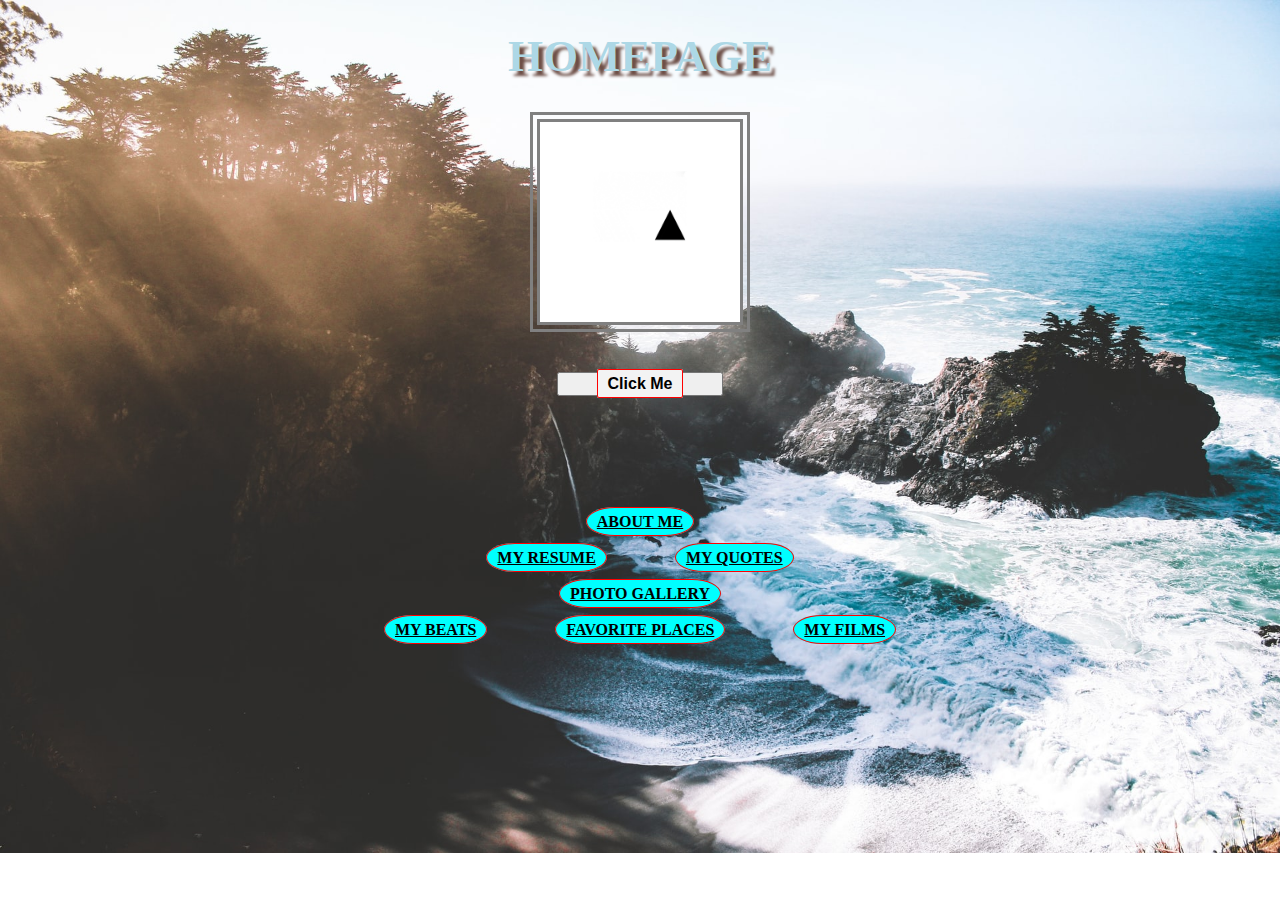
<file: index.html>
<!DOCTYPE html> 
<html lang="en">
<head>
    <meta charset="utf-8">
    <title>Landing Page</title>
    <style type="text/css"> 

    </style>
</head>
<body style="background: url(IMAGES/background.jpg); font-family: cursive; background-size: cover; background-repeat: no-repeat;">

    <link rel="stylesheet" href="landing_pagedesign.css"/>
    <!--CADELINA , MARK ANTHONY C.-->
    <!--19 MARCH, 2021-->

	<div class="overlay">

	<h1 class="glow">HOMEPAGE</h1>

	<center><img src="IMAGES/karp.gif" alt="Marky" width="200" height="200"style="border: 10px double grey"/></center>

	<BR><BR>


	<div style="text-align:center">
	<button onclick="myFunction()"><a>Click Me</a></button>

	<p id="intro"></p>

	<script>
	function myFunction() {
  		document.getElementById("intro").innerHTML = "HI! WELCOME! I'm Mark Anthony Cadelina majoring in Computer Science.<br> And this is my homepage.<br>I have a passion for designing, learning, and all things academic.<br>I believe in working smart instead of working hard, in one way by applying deeper CS theory to optimize the stuff I make."
	}	
	</script>

	<BR><BR><BR><BR>

	<div style="text-align:center">


	<a class="oval" href="BIO/CADELINA_ABOUTME_CSAD.html" title="BIO" target="newWin" >ABOUT ME</a>

	<BR><BR>

	<a class="oval" href="RESUME/CADELINA_RESUME_CSAD.html" title="RESUME" target="newWin">MY RESUME</a>
	<a class="oval" href="QUOTES/Cadelina_Quotes_CSAD.html" title="FAVORITE QUOTES" target="newWin">MY QUOTES</a>

	<BR><BR>
	<a class="oval" href="Photo Gallery/Cadelina_PhotoGallery_CSAD.html" title="gallery" target="newWin">PHOTO GALLERY</a>

	
	<BR><BR>
	<a class="oval" href="AUDIO/CADELINA_Audio_CSAD.html" title="AUDIO" target="newWin">MY BEATS</a>
		
	<a class="oval" href="FAVORITE PLACES/HTML/Cadelina_PLACES_CSAD.html" title="places" target="newWin">FAVORITE PLACES</a>
	
	<a class="oval" href="FILM/CADELINA_MEDIA_CSAD.html" title="FILM" target="newWin">MY FILMS</a>


	<BR><BR><BR><BR>

	</div>

</body>
</html>
</file>
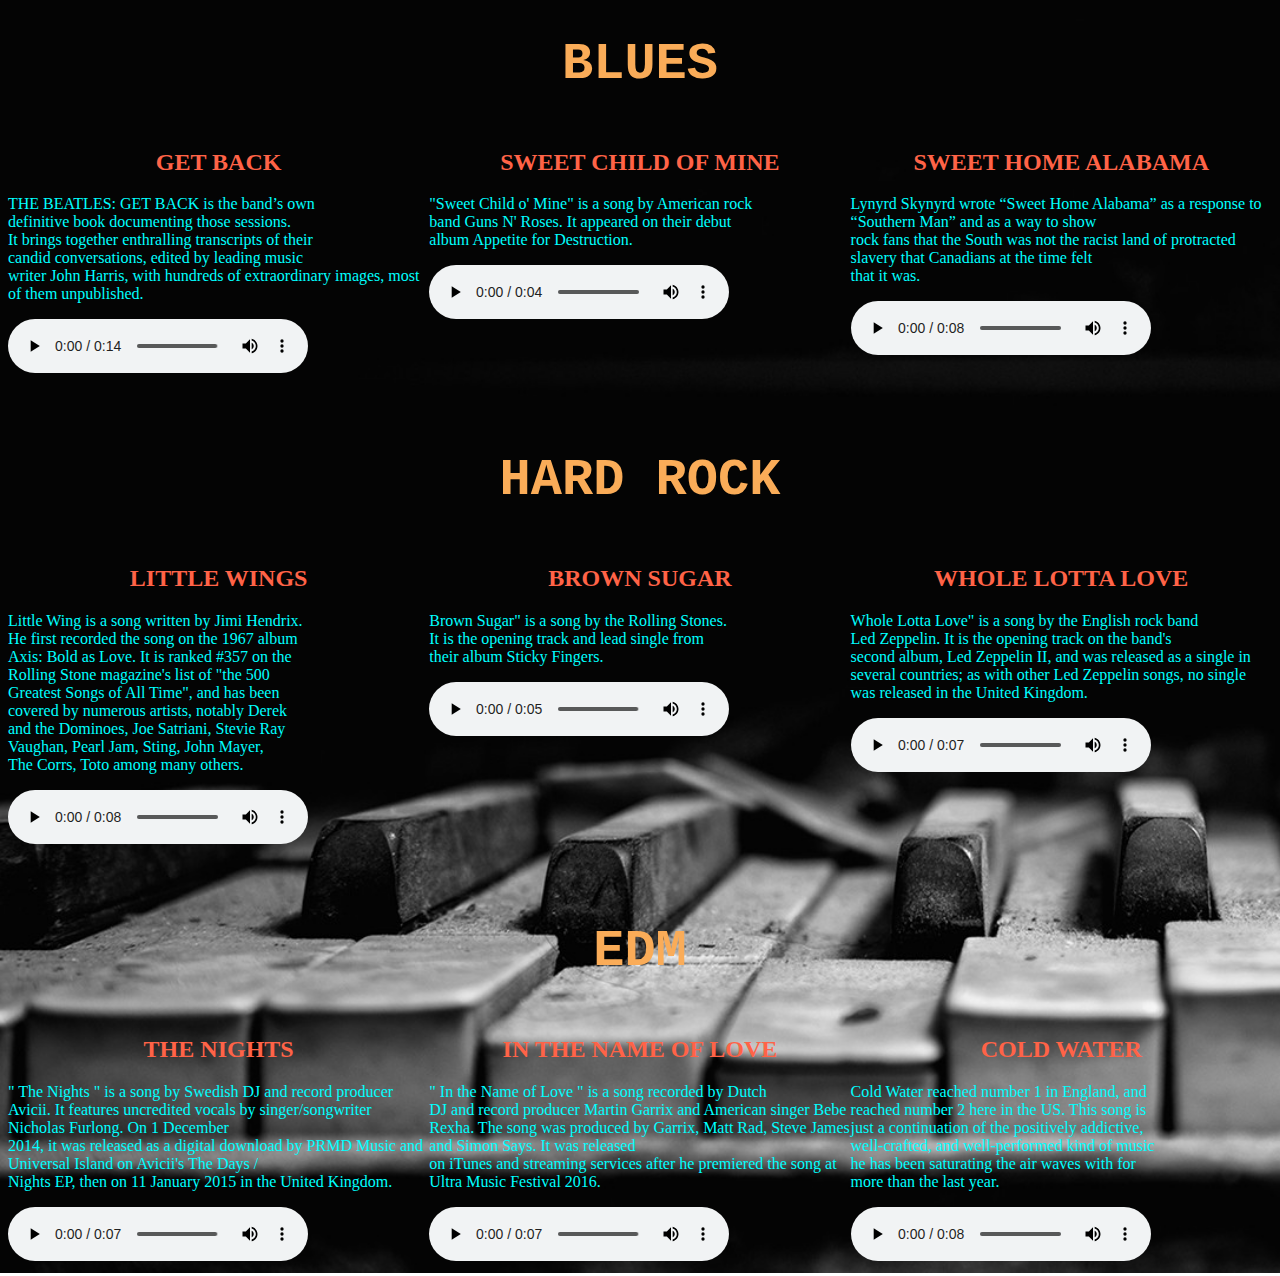
<file: AUDIO/CADELINA_Audio_CSAD.html>
<!DOCTYPE html> 
<html lang="en">
<head>
    <meta charset="utf-8">
    <title>MY BEATS</title>
    <style type="text/css">
    
    </style>
</head>
<div class="row">
<body style="background: url(../IMAGES/audio.jpg); background-size: cover; background-repeat: repeat;">

    <link rel="stylesheet" href="CADELINA_AudioDesign_CSAD.css"/>
    <!--CADELNA, MARK ANTHONY C.-->
    <!--19 March, 2021-->

    <h1>BLUES</h1>

    <div class="column left">
    <h2>GET BACK</h2> 

    <p>THE BEATLES: GET BACK is the band’s own <br>definitive book documenting those sessions.<br>It brings together enthralling transcripts of their<br> candid conversations, edited by leading music<br> writer John Harris, with hundreds of extraordinary images, most of them unpublished.</p> 
    <audio controls>
  		<source src="TRACK/beatle.mp3" type="audio/mpeg">
	</audio>
	</div>

	<div class="column middle">
	<h2>SWEET CHILD OF MINE</h2>

	<p>"Sweet Child o' Mine" is a song by American rock<br> band Guns N' Roses. It appeared on their debut<br> album Appetite for Destruction.</p>

	<audio controls>
  		<source src="TRACK/guns.mp3" type="audio/mpeg">
	</audio>
	</div>

	<div class="column right">
	<h2>SWEET HOME ALABAMA</h2>

	<p>Lynyrd Skynyrd wrote “Sweet Home Alabama” as a response to “Southern Man” and as a way to show<br>rock fans that the South was not the racist land of protracted slavery that Canadians at the time felt<br>that it was.</p>
	<audio controls>
  		<source src="TRACK/alabama.mp3" type="audio/mpeg">
	</audio>
	</div>

	<BR><BR><BR><BR><BR><BR><BR><BR><BR><BR><BR><BR><BR><BR><BR><BR>
	
	<h1>HARD ROCK</h1>

	<div class="column left">
	<h2>LITTLE WINGS</h2> 

        <p>Little Wing is a song written by Jimi Hendrix.<br> He first recorded the song on the 1967 album <br>Axis: Bold as Love. It is ranked #357 on the <br>Rolling Stone magazine's list of "the 500<br> Greatest Songs of All Time", and has been <br>covered by numerous artists, notably Derek<br> and the Dominoes, Joe Satriani, Stevie Ray <br>Vaughan, Pearl Jam, Sting, John Mayer, <br>The Corrs, Toto among many others.</p> 

    <audio controls>
  		<source src="TRACK/jimi.mp3" type="audio/mpeg">
	</audio>
	</div>

	<div class="column middle">
	<h2>BROWN SUGAR</h2>

	<p>Brown Sugar" is a song by the Rolling Stones. <br>It is the opening track and lead single from <br>their album Sticky Fingers.</p>

	<audio controls>
  		<source src="TRACK/stone.mp3" type="audio/mpeg">
	</audio>
	</div>

	<div class="column right">
	<h2>WHOLE LOTTA LOVE</h2>

	<p>Whole Lotta Love" is a song by the English rock band<br> Led Zeppelin. It is the opening track on the band's <br>second album, Led Zeppelin II, and was released as a single in several countries; as with other Led Zeppelin songs, no single was released in the United Kingdom.</p>
	<audio controls>
  		<source src="TRACK/zeppelin.mp3" type="audio/mpeg">
	</audio>
	</div>


	<BR><BR><BR><BR><BR><BR><BR><BR><BR><BR><BR><BR><BR><BR><BR><BR><BR><BR><BR>



	<h1>EDM</h1>

	<div class="column left">
	<h2>THE NIGHTS</h2> 

        <p>" The Nights " is a song by Swedish DJ and record producer Avicii. It features uncredited vocals by singer/songwriter Nicholas Furlong. On 1 December <br>2014, it was released as a digital download by PRMD Music and Universal Island on Avicii's The Days /<br> Nights EP, then on 11 January 2015 in the United Kingdom.</p> 
        <audio controls>
  	      <source src="TRACK/avicii.mp3" type="audio/mpeg">
	</audio>
	</div>

	<div class="column middle">
	<h2>IN THE NAME OF LOVE</h2>

	<p>" In the Name of Love " is a song recorded by Dutch<br> DJ and record producer Martin Garrix and American singer Bebe Rexha. The song was produced by Garrix, Matt Rad, Steve James and Simon Says. It was released<br> on iTunes and streaming services after he premiered the song at Ultra Music Festival 2016.</p>
	<audio controls>
  	     <source src="TRACK/garrix.mp3" type="audio/mpeg">
	</audio>
	</div>

	<div class="column right">
	<h2>COLD WATER</h2>

 	<p>Cold Water reached number 1 in England, and<br>reached number 2 here in the US. This song is<br> just a continuation of the positively addictive,<br> well-crafted, and well-performed kind of music<br>he has been saturating the air waves with for<br> more than the last year.</p>
	<audio controls>
            <source src="TRACK/justin.mp3" type="audio/mpeg">
	</audio>
	</div>

</body>
</html>
</file>
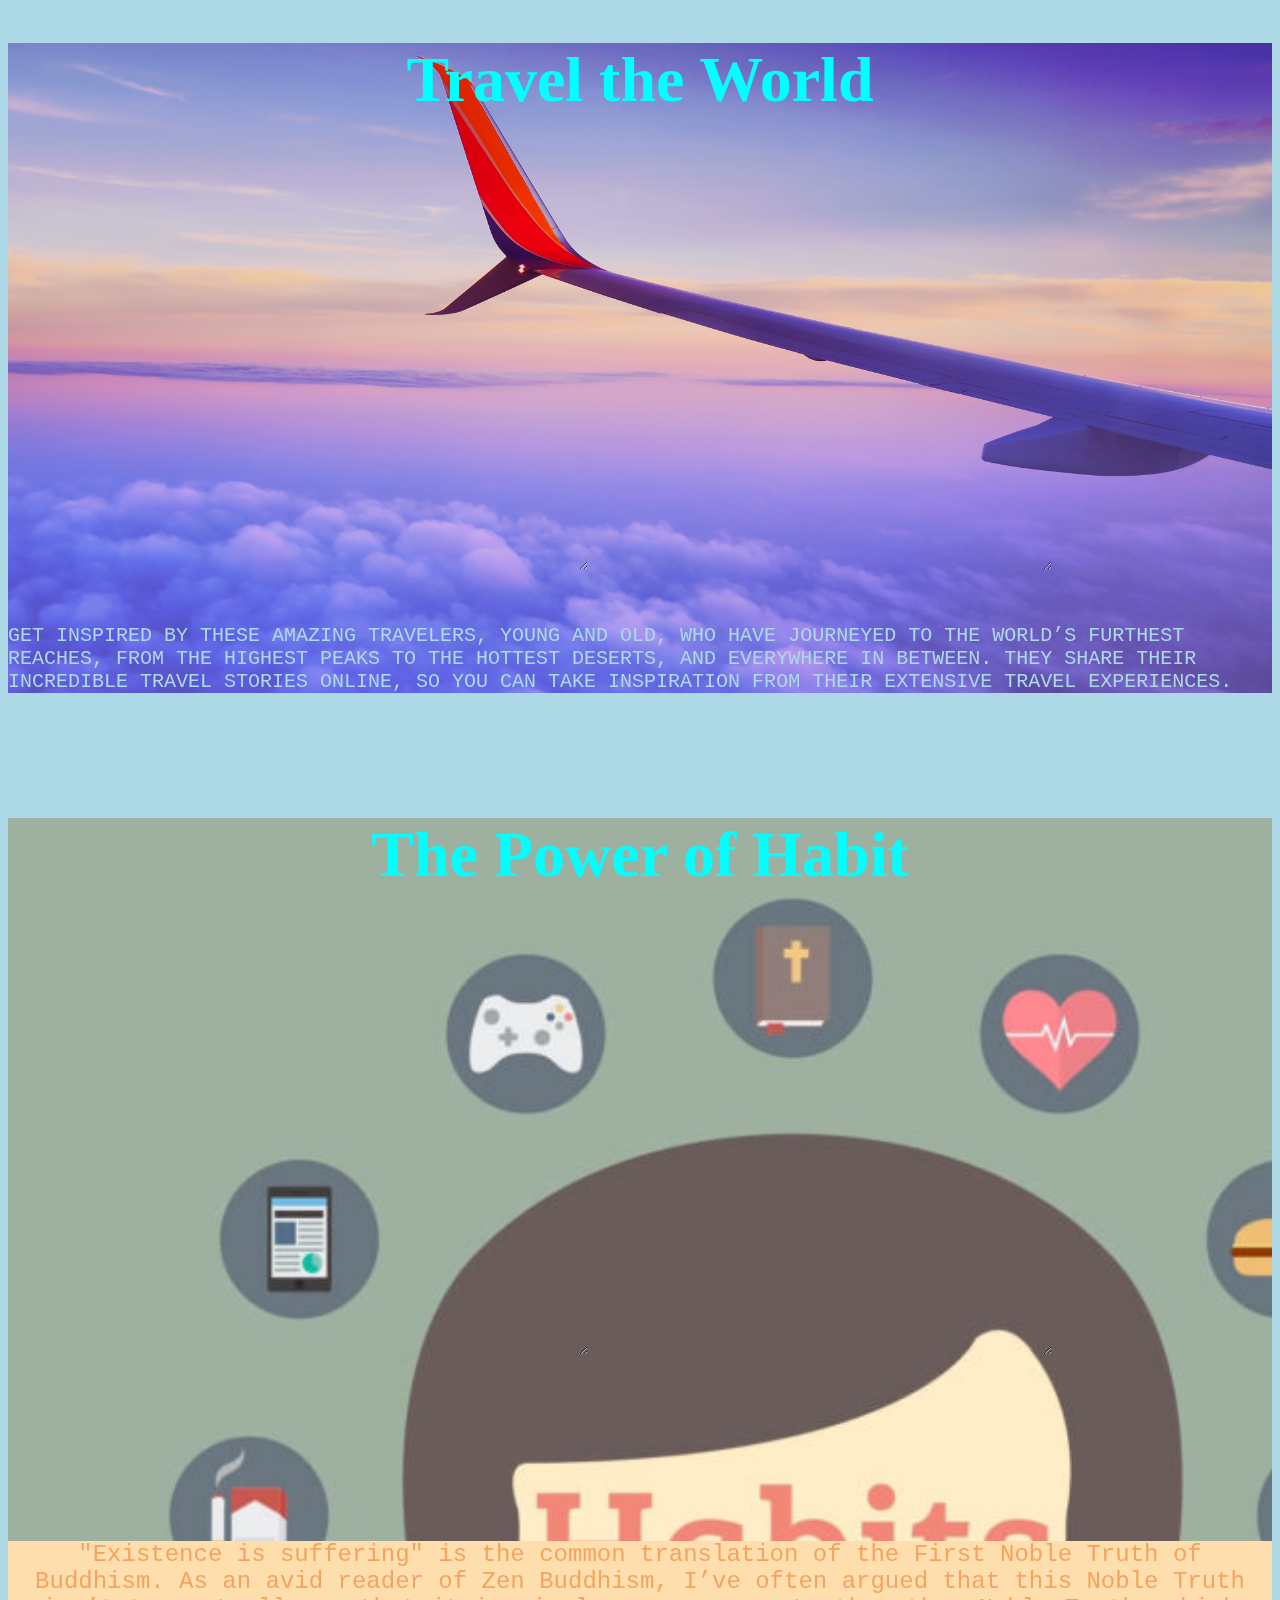
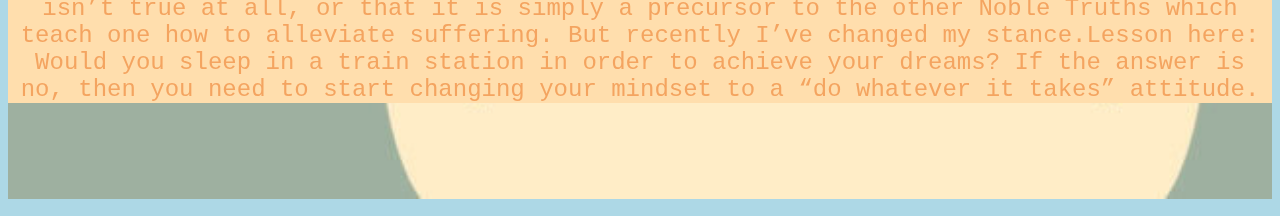
<file: FILM/CADELINA_MEDIA_CSAD.html>
<!DOCTYPE html> 
<html lang="en">
<head>
    <meta charset="utf-8">
    <title>MY FILMS</title>
	<style type="text/css">

#example1 {
  background-position: right bottom, left top;
 

#example2 {
  background-position: right bottom, left top;

    </style>
</head>
<body style="background-color: lightblue";>

<div id="example1" style="background: url(../IMAGES/travel.jpg); background-size: cover; background-repeat:no-repeat;">
	

	<link rel="stylesheet" href="CADELINA_MEDIADESIGN_CSAD.css"/>
    <!--CADELINA, MARK ANTHONY C.-->
    <!--19 MARCH, 2021-->

	<h1>Travel the World</h1>
	
	
	<center><iframe width="360" height="360" src="https://www.youtube.com/embed/HddkucqSzSM" title="YouTube video player" frameborder="0" allow="accelerometer; autoplay; clipboard-write; encrypted-media; gyroscope; picture-in-picture" allowfullscreen></iframe>
	
	
	<iframe width="360" height="360" src="https://www.youtube.com/embed/6-DiOyxCQQI" title="YouTube video player" frameborder="0" allow="accelerometer; autoplay; clipboard-write; encrypted-media; gyroscope; picture-in-picture" allowfullscreen></iframe></center>

	<a>GET INSPIRED BY THESE AMAZING TRAVELERS, YOUNG AND OLD, WHO HAVE JOURNEYED TO THE WORLD’S FURTHEST REACHES, FROM THE HIGHEST PEAKS TO THE HOTTEST DESERTS, AND EVERYWHERE IN BETWEEN. THEY SHARE THEIR INCREDIBLE TRAVEL STORIES ONLINE, SO YOU CAN TAKE INSPIRATION FROM THEIR EXTENSIVE TRAVEL EXPERIENCES.</a></center>
	
</div>

	<BR><BR><BR><BR>


<div id="example2" style="background: url(../IMAGES/habit.jpg); background-size: cover; background-repeat:no-repeat;">


	<h2>The Power of Habit</h2>
	
	
	<center><iframe width="360" height="360" src="https://www.youtube.com/embed/DMOBlEcRuw8" title="YouTube video player" frameborder="0" allow="accelerometer; autoplay; clipboard-write; encrypted-media; gyroscope; picture-in-picture" allowfullscreen></iframe>
	
	<iframe width="360" height="360" src="https://www.youtube.com/embed/firK4y-3bKw" title="YouTube video player" frameborder="0" allow="accelerometer; autoplay; clipboard-write; encrypted-media; gyroscope; picture-in-picture" allowfullscreen></iframe></center>

	<BR><BR><BR><BR><BR><BR>


	<p style="background-color: #ffdead;">"Existence is suffering" is the common translation of the First Noble Truth of Buddhism. As an avid reader of Zen Buddhism, I’ve often argued that this Noble Truth isn’t true at all, or that it is simply a precursor to the other Noble Truths which teach one how to alleviate suffering. But recently I’ve changed my stance.Lesson here: Would you sleep in a train station in order to achieve your dreams? If the answer is no, then you need to start changing your mindset to a “do whatever it takes” attitude.</p>


	<BR><BR><BR><BR>



</div>
	</center>

</body>
</html>
</file>
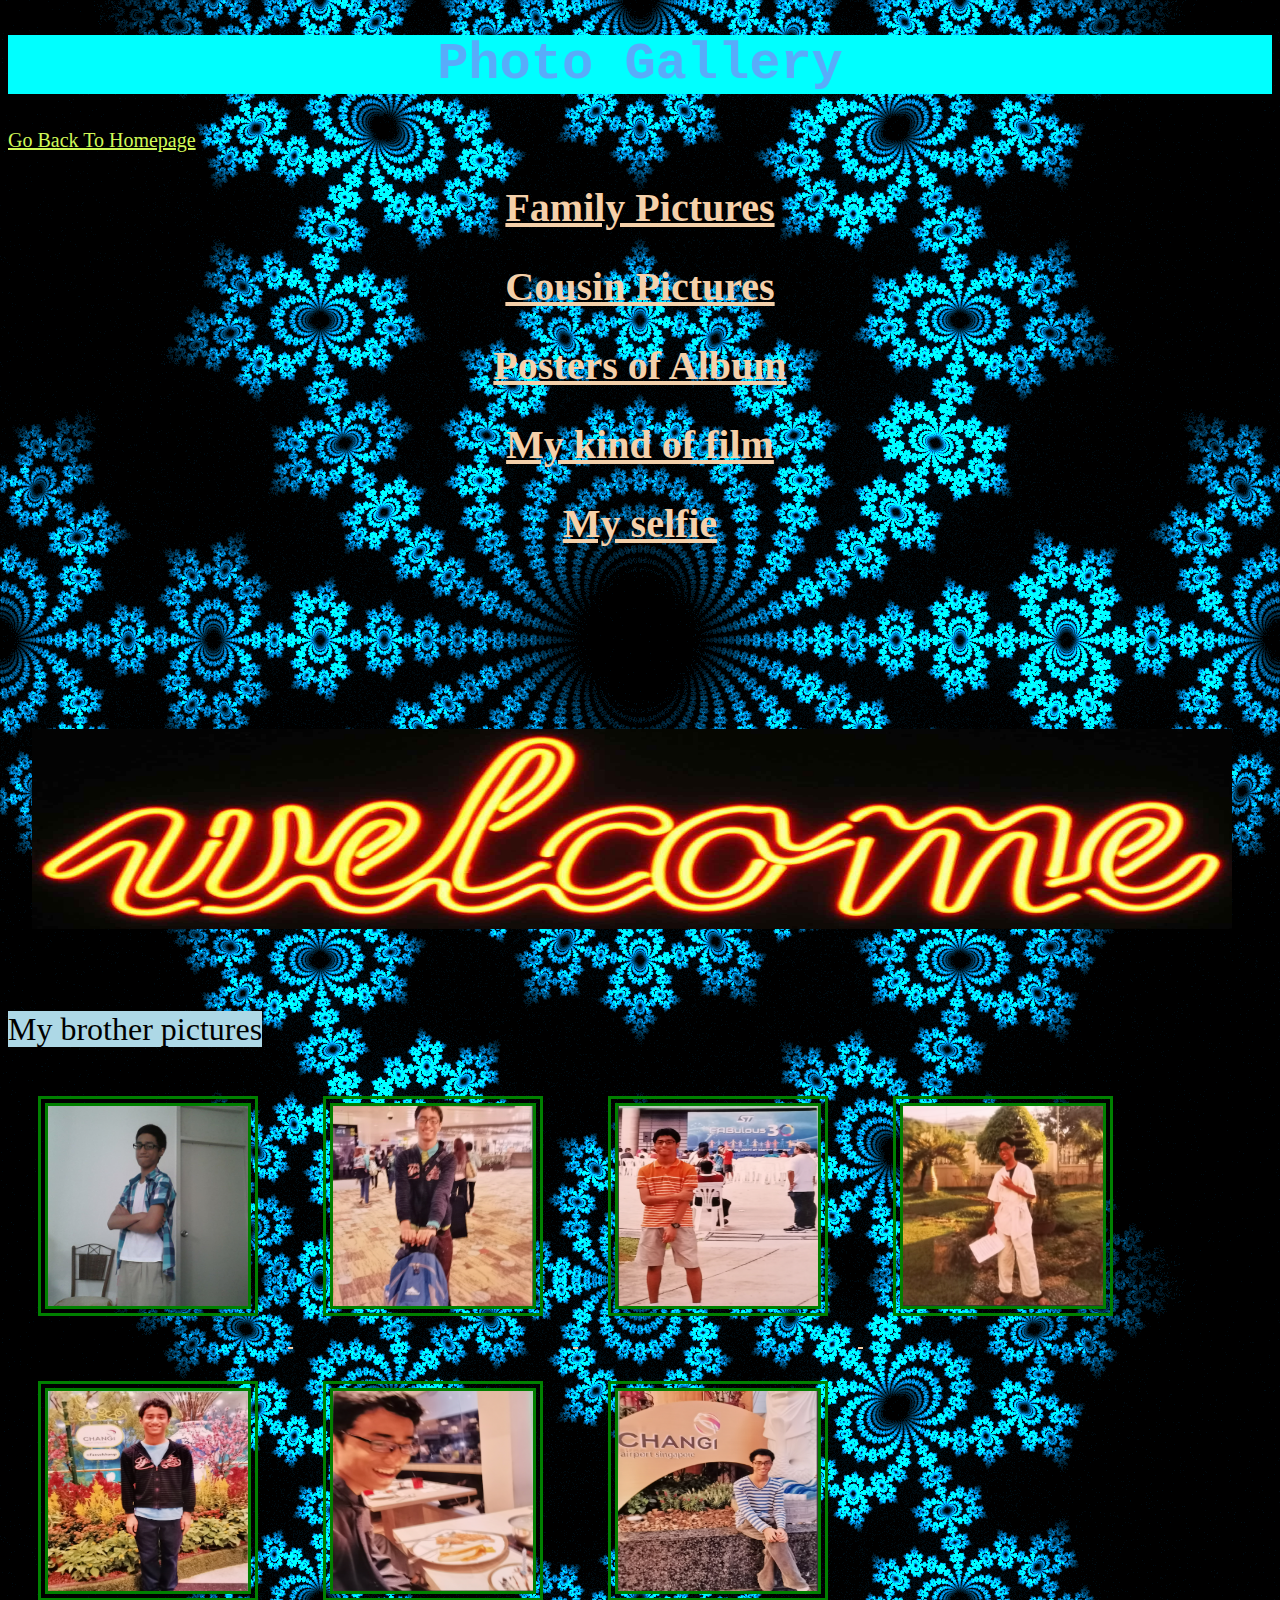
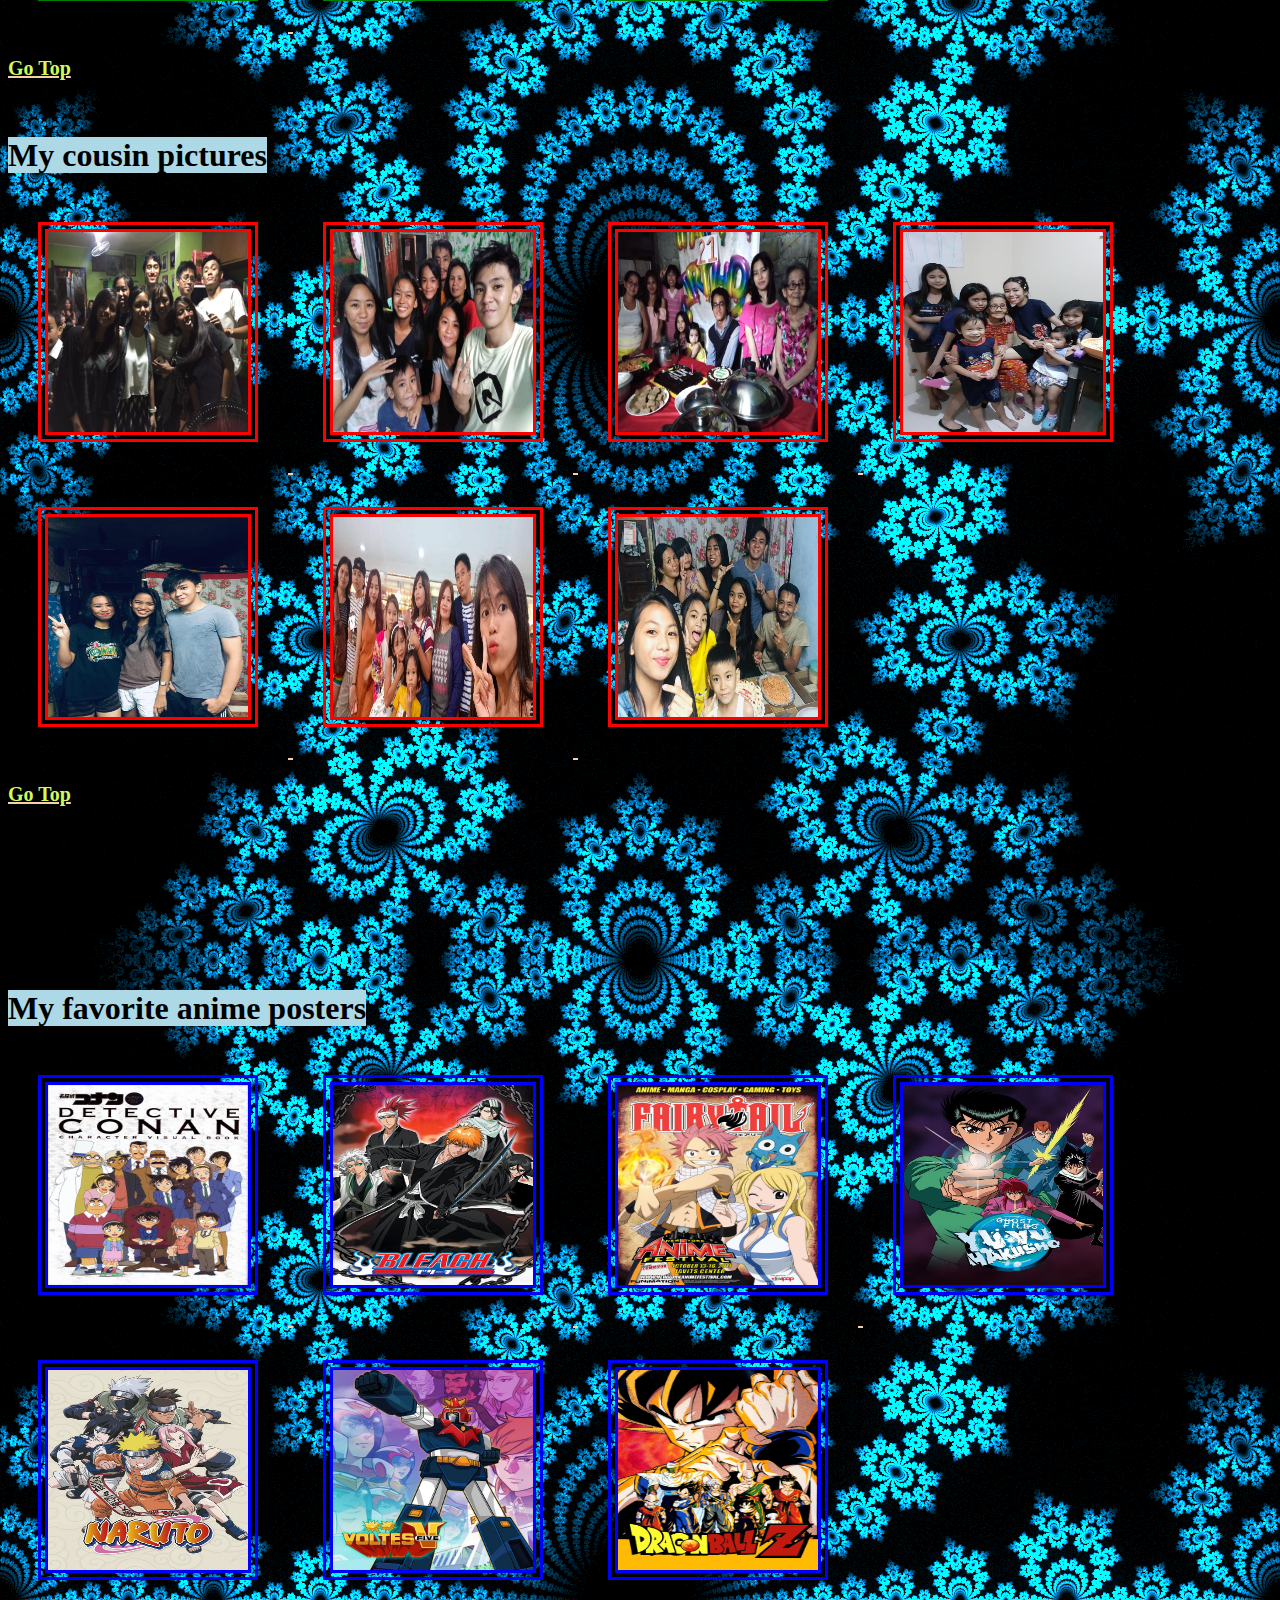
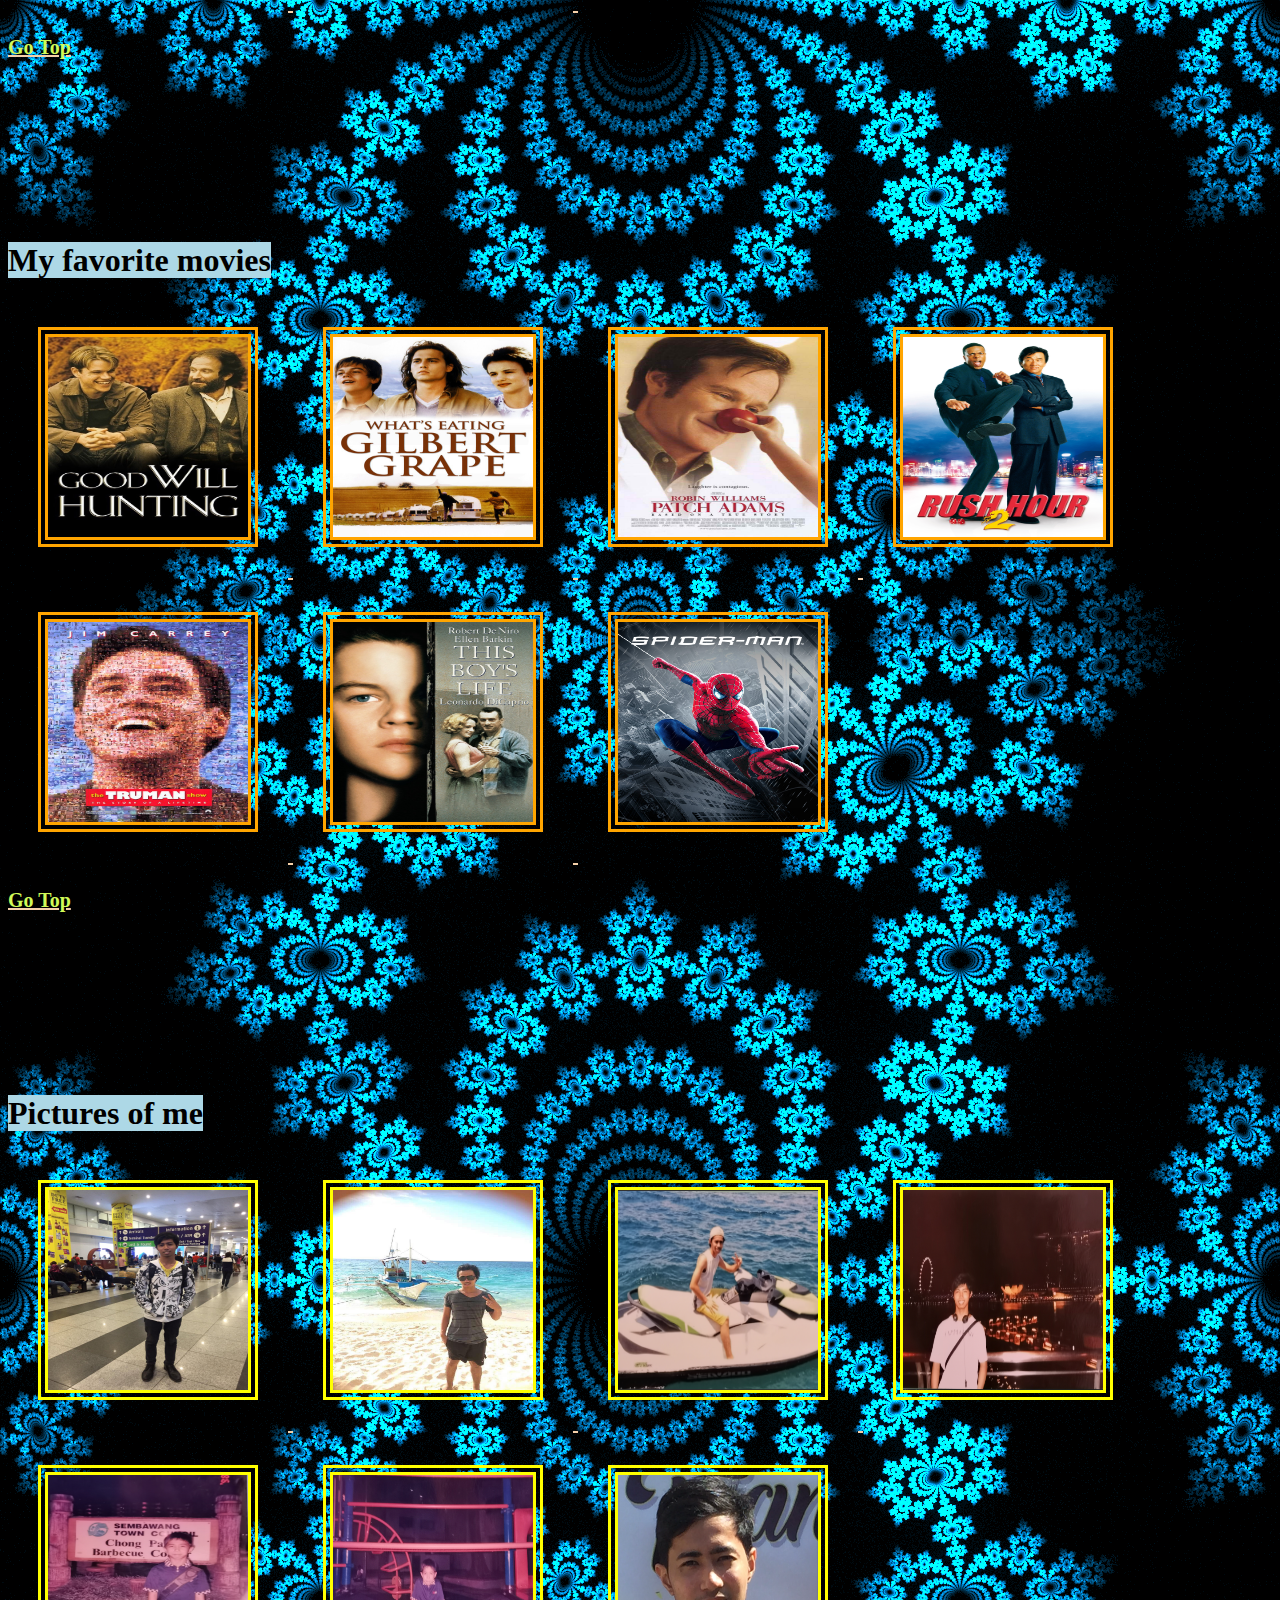
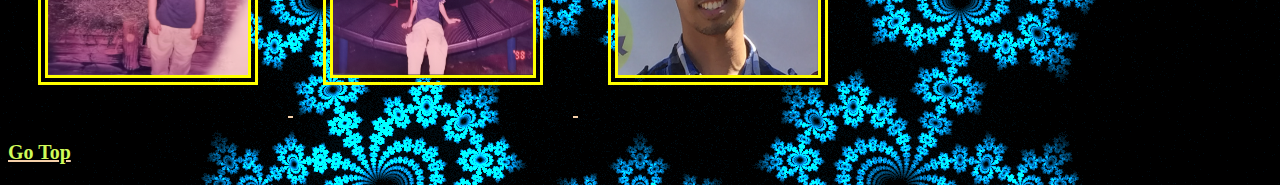
<file: Photo Gallery/Cadelina_PhotoGallery_CSAD.html>
<!DOCTYPE html> 
<html lang="en">
<head>
    <meta charset="utf-8">
    <title>Photo Gallery</title>
    <style type="text/css">


#example1 {
  background-position: right bottom, left top;
  width: 200px;

}
 
    </style>
</head>
<body id="top" style="background: url(IMAGES/BACKGROUND/sample.png); background-size: 100; background-repeat: repeat;">
    <link rel="stylesheet" href="Cadelina_PhotoGalleryDesign_CSAD.css"/>
    <!--Cadelina, Mark Anthony C.-->
    <!--1, April, 2021-->


    	<h1>Photo Gallery</h1>
	
	<a style="color: #D0FA58;" href="../index.html">Go Back To Homepage</a>

    	<h3><a href="#SIBLING" title="brother">Family Pictures</a></h3>
	<h3><a href="#COUSIN" title="cousins">Cousin Pictures</a></h3>
	<h3><a href="#POSTER" title="poster">Posters of Album</a></h3>
	<h3><a href="#FILM"  title="film">My kind of film</a></h3>
	<h3><a href="#SELFIE"  title="selfie">My selfie</a></h3>

	<BR><BR><BR><BR><BR><BR></BR>

	<div id="center">  
		<img src="IMAGES/BACKGROUND/Welcome.jpg" width="1200" height="200"/>  
	</div>  

	<BR><BR></BR>


	<span id="SIBLING">My brother pictures</span>

	<BR><BR>

	<div align="left" class="gallery">
  		<a target="newWindow" href="IMAGES/SIBLING/IMG1.jpg">
    	<img src="IMAGES/SIBLING/IMG1.jpg" style="border: 10px double green" width="200" height="200"/>
    	<a target="newWindow" href="IMAGES/SIBLING/IMG2.jpg">
    	<img src="IMAGES/SIBLING/IMG2.jpg" style="border: 10px double green" width="200" height="200"/>
    	<a target="newWindow" href="IMAGES/SIBLING/IMG3.jpg">
    	<img src="IMAGES/SIBLING/IMG3.jpg" style="border: 10px double green" width="200" height="200"/>
    	<a target="newWindow" href="IMAGES/SIBLING/IMG4.jpg">
    	<img src="IMAGES/SIBLING/IMG4.jpg" style="border: 10px double green" width="200" height="200"/>
  		</a>
  	</div>

  	<div align="left" class="gallery">
  		<a target="newWindow" href="IMAGES/SIBLING/IMG5.jpg">
    	<img src="IMAGES/SIBLING/IMG5.jpg" style="border: 10px double green" width="200" height="200"/>
    	<a target="newWindow" href="IMAGES/SIBLING/IMG6.jpg">
    	<img src="IMAGES/SIBLING/IMG6.jpg" style="border: 10px double green" width="200" height="200"/>
    	<a target="newWindow" href="IMAGES/SIBLING/IMG7.jpg">
    	<img src="IMAGES/SIBLING/IMG7.jpg" style="border: 10px double green" width="200" height="200"/>
    	</a>
  	</div>

	<h4><a href="#top"><p style="color: #D0FA58;"> Go Top</p></a><h4>

	<BR><BR>

	<span id="COUSIN">My cousin pictures</span>

	<BR><BR>

	<div align="left" class="gallery">
  		<a target="newWindow" href="IMAGES/COUSINS/IMG1.jpg">
    	<img src="IMAGES/COUSINS/IMG1.jpg" style="border: 10px double red" width="200" height="200"/>
    	<a target="newWindow" href="IMAGES/COUSINS/IMG2.jpg">
    	<img src="IMAGES/COUSINS/IMG2.jpg" style="border: 10px double red" width="200" height="200"/>
    	<a target="newWindow" href="IMAGES/COUSINS/IMG3.jpg">
    	<img src="IMAGES/COUSINS/IMG3.jpg" style="border: 10px double red" width="200" height="200"/>
    	<a target="newWindow" href="IMAGES/COUSINS/IMG4.jpg">
    	<img src="IMAGES/COUSINS/IMG4.jpg" style="border: 10px double red" width="200" height="200"/>
  		</a>
  	</div>

  	<div align="left" class="gallery">
  		<a target="newWindow" href="IMAGES/COUSINS/IMG5.jpg">
    	<img src="IMAGES/COUSINS/IMG5.jpg" style="border: 10px double red" width="200" height="200"/>
    	<a target="newWindow" href="IMAGES/COUSINS/IMG6.jpg">
    	<img src="IMAGES/COUSINS/IMG6.jpg" style="border: 10px double red" width="200" height="200"/>
    	<a target="newWindow" href="IMAGES/COUSINS/IMG7.jpg">
    	<img src="IMAGES/COUSINS/IMG7.jpg" style="border: 10px double red" width="200" height="200"/>
    	</a>
  	</div>

	<h4><a href="#top"><p style="color: #D0FA58;"> Go Top</p></a><h4>

	<BR><BR><BR><BR><BR><BR><BR><BR><BR>

	<span id="POSTER">My favorite anime posters</span>

	<BR><BR>

	<div align="left" class="gallery">
  		<a target="newWindow" href="IMAGES/POSTER/IMG1.jpg">
    	<img src="IMAGES/POSTER/IMG1.jpg" style="border: 10px double blue" width="200" height="200"/>
    	<a target="newWindow" href="IMAGES/POSTER/IMG2.jpg">
    	<img src="IMAGES/POSTER/IMG2.jpg" style="border: 10px double blue" width="200" height="200"/>
    	<a target="newWindow" href="IMAGES/POSTER/IMG3.jpg">
    	<img src="IMAGES/POSTER/IMG3.jpg" style="border: 10px double blue" width="200" height="200"/>
    	<a target="newWindow" href="IMAGES/POSTER/IMG4.jpg">
    	<img src="IMAGES/POSTER/IMG4.jpg" style="border: 10px double blue" width="200" height="200"/>
  		</a>
  	</div>

  	<div align="left" class="gallery">
  		<a target="newWindow" href="IMAGES/POSTER/IMG5.jpg">
    	<img src="IMAGES/POSTER/IMG5.jpg" style="border: 10px double blue" width="200" height="200"/>
    	<a target="newWindow" href="IMAGES/POSTER/IMG6.jpg">
    	<img src="IMAGES/POSTER/IMG6.jpg" style="border: 10px double blue" width="200" height="200"/>
    	<a target="newWindow" href="IMAGES/POSTER/IMG7.jpg">
    	<img src="IMAGES/POSTER/IMG7.jpg" style="border: 10px double blue" width="200" height="200"/>
    	</a>
  	</div>

	<h4><a href="#top"><p style="color: #D0FA58;"> Go Top</p></a><h4>

	<BR><BR><BR><BR><BR><BR><BR><BR><BR>

	<span id="FILM">My favorite movies</span>

	<BR><BR>

	<div align="left" class="gallery">
  		<a target="newWindow" href="IMAGES/FILM/IMG1.jpg">
    	<img src="IMAGES/FILM/IMG1.jpg" style="border: 10px double orange" width="200" height="200"/>
    	<a target="newWindow" href="IMAGES/FILM/IMG2.jpg">
    	<img src="IMAGES/FILM/IMG2.jpg" style="border: 10px double orange" width="200" height="200"/>
    	<a target="newWindow" href="IMAGES/FILM/IMG3.jpg">
    	<img src="IMAGES/FILM/IMG3.jpg" style="border: 10px double orange" width="200" height="200"/>
    	<a target="newWindow" href="IMAGES/FILM/IMG4.jpg">
    	<img src="IMAGES/FILM/IMG4.jpg" style="border: 10px double orange" width="200" height="200"/>
  		</a>
  	</div>

  	<div align="left" class="gallery">
  		<a target="newWindow" href="IMAGES/FILM/IMG5.jpg">
    	<img src="IMAGES/FILM/IMG5.jpg" style="border: 10px double orange" width="200" height="200"/>
    	<a target="newWindow" href="IMAGES/FILM/IMG6.jpg">
    	<img src="IMAGES/FILM/IMG6.jpg" style="border: 10px double orange" width="200" height="200"/>
    	<a target="newWindow" href="IMAGES/FILM/IMG7.jpg">
    	<img src="IMAGES/FILM/IMG7.jpg" style="border: 10px double orange" width="200" height="200"/>
    	</a>
  	</div>

	<h4><a href="#top"><p style="color: #D0FA58;"> Go Top</p></a><h4>

	<BR><BR><BR><BR><BR><BR><BR><BR><BR>

	<span id="SELFIE">Pictures of me</span>

	<BR><BR>

	<div align="left" class="gallery">
  		<a target="newWindow" href="IMAGES/SELFIE/IMG1.jpg">
    	<img src="IMAGES/SELFIE/IMG1.jpg" style="border: 10px double yellow" width="200" height="200"/>
    	<a target="newWindow" href="IMAGES/SELFIE/IMG2.jpg">
    	<img src="IMAGES/SELFIE/IMG2.jpg" style="border: 10px double yellow" width="200" height="200"/>
    	<a target="newWindow" href="IMAGES/SELFIE/IMG3.jpg">
    	<img src="IMAGES/SELFIE/IMG3.jpg" style="border: 10px double yellow" width="200" height="200"/>
    	<a target="newWindow" href="IMAGES/SELFIE/IMG4.jpg">
    	<img src="IMAGES/SELFIE/IMG4.jpg" style="border: 10px double yellow" width="200" height="200"/>
  		</a>
  	</div>

  	<div align="left" class="gallery">
  		<a target="newWindow" href="IMAGES/SELFIE/IMG5.jpg">
    	<img src="IMAGES/SELFIE/IMG5.jpg" style="border: 10px double yellow" width="200" height="200"/>
    	<a target="newWindow" href="IMAGES/SELFIE/IMG6.jpg">
    	<img src="IMAGES/SELFIE/IMG6.jpg" style="border: 10px double yellow" width="200" height="200"/>
    	<a target="newWindow" href="IMAGES/SELFIE/IMG7.jpg">
    	<img src="IMAGES/SELFIE/IMG7.jpg" style="border: 10px double yellow" width="200" height="200"/>
    	</a>
  	</div>

	<h4><a href="#top"><p style="color: #D0FA58;"> Go Top</p></a><h4>


</body>
</html>
</file>
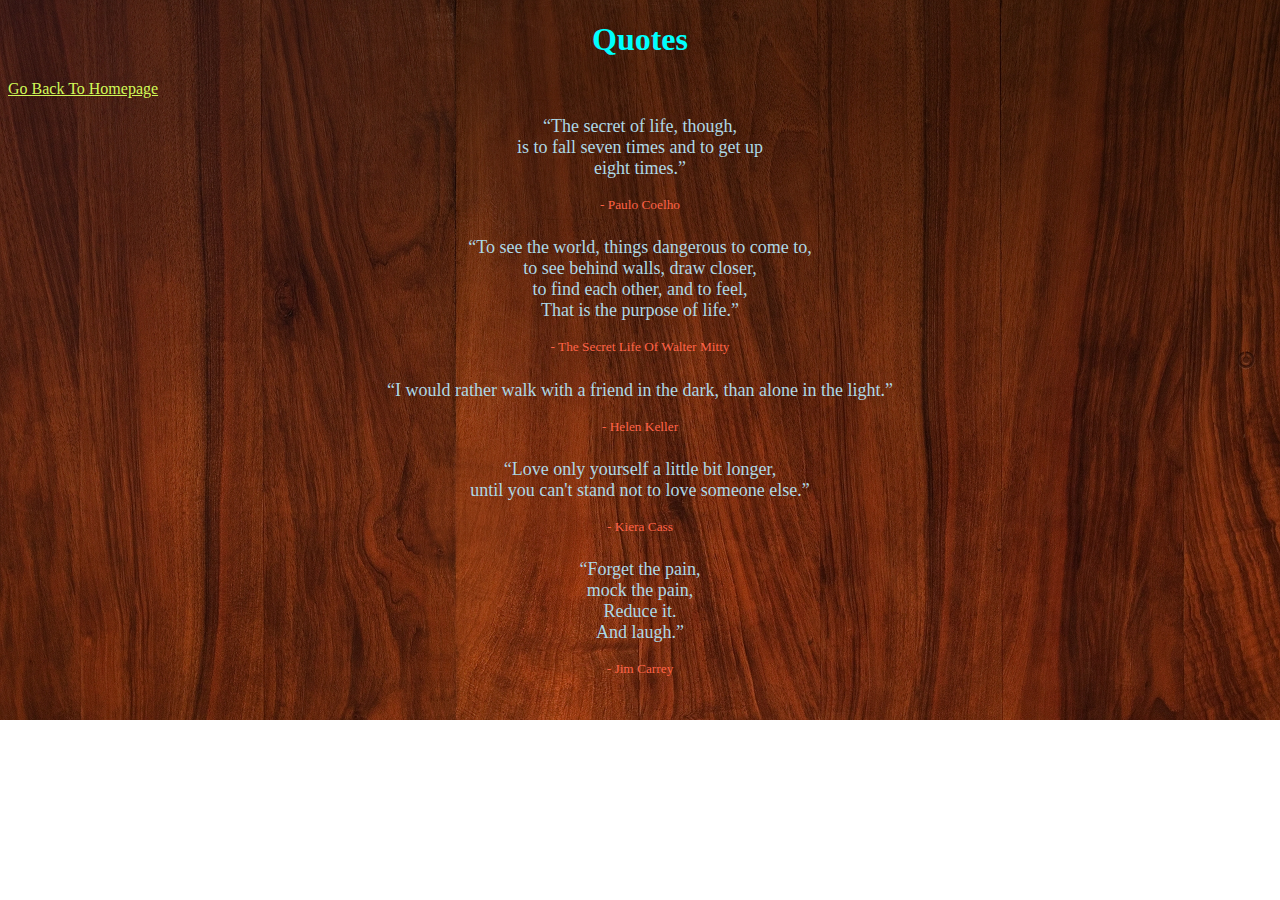
<file: QUOTES/Cadelina_Quotes_CSAD.html>
<!DOCTYPE html>
<html lang="en">
<head>
	<meta charset="utf-8">
	<title>Integrative Programming & Technologies 1</title>
	<style>
		
	</style>

</head>
<body style="background: url(../IMAGES/quote.jpg); background-size: cover; background-repeat: no-repeat;">
	<link rel="stylesheet" href="Cadelina_QuotesDesign_CSAD.css"/>
	<!--Cadelina, Mark Anthony C. -->
	<!--Jan 28 2021-->
	
    <div class="center"><h1>Quotes</h1></div>
	
    <a style="color: #D0FA58;" href="../index.html">Go Back To Homepage</a>
    
    <div class="myDiv">
    <br>
    <q>The secret of life, though,<BR>
    is to fall seven times and to get up<BR>
	eight times.</h1></q>

    <br><BR>
	<sup>- Paulo Coelho</sup>
    <br><BR>

    <q>To see the world, things dangerous to come to,<BR>
    to see behind walls, draw closer,<BR>
    to find each other, and to feel,<BR>
	That is the purpose of life.</q>

    <br><BR>
    <sup>- The Secret Life Of Walter Mitty</sup>
    <BR><BR>

    <q>I would rather walk with a friend in the dark,
    than alone in the light.</q>
    <br><BR>

    <sup>- Helen Keller</sup>
    <br><BR>

    <q>Love only yourself a little bit longer,<BR> 
    until you can't stand not to love someone else.</q>
    <br><BR>

    <sup>- Kiera Cass</sup> 
    <br><BR>

    <q>Forget the pain,<BR>
    mock the pain,<BR>
    Reduce it.<BR>
	And laugh.</q>
	<br><BR>

    <sup>- Jim Carrey</sup>
    <br><BR>

	</div>

</body>
</html>
</file>
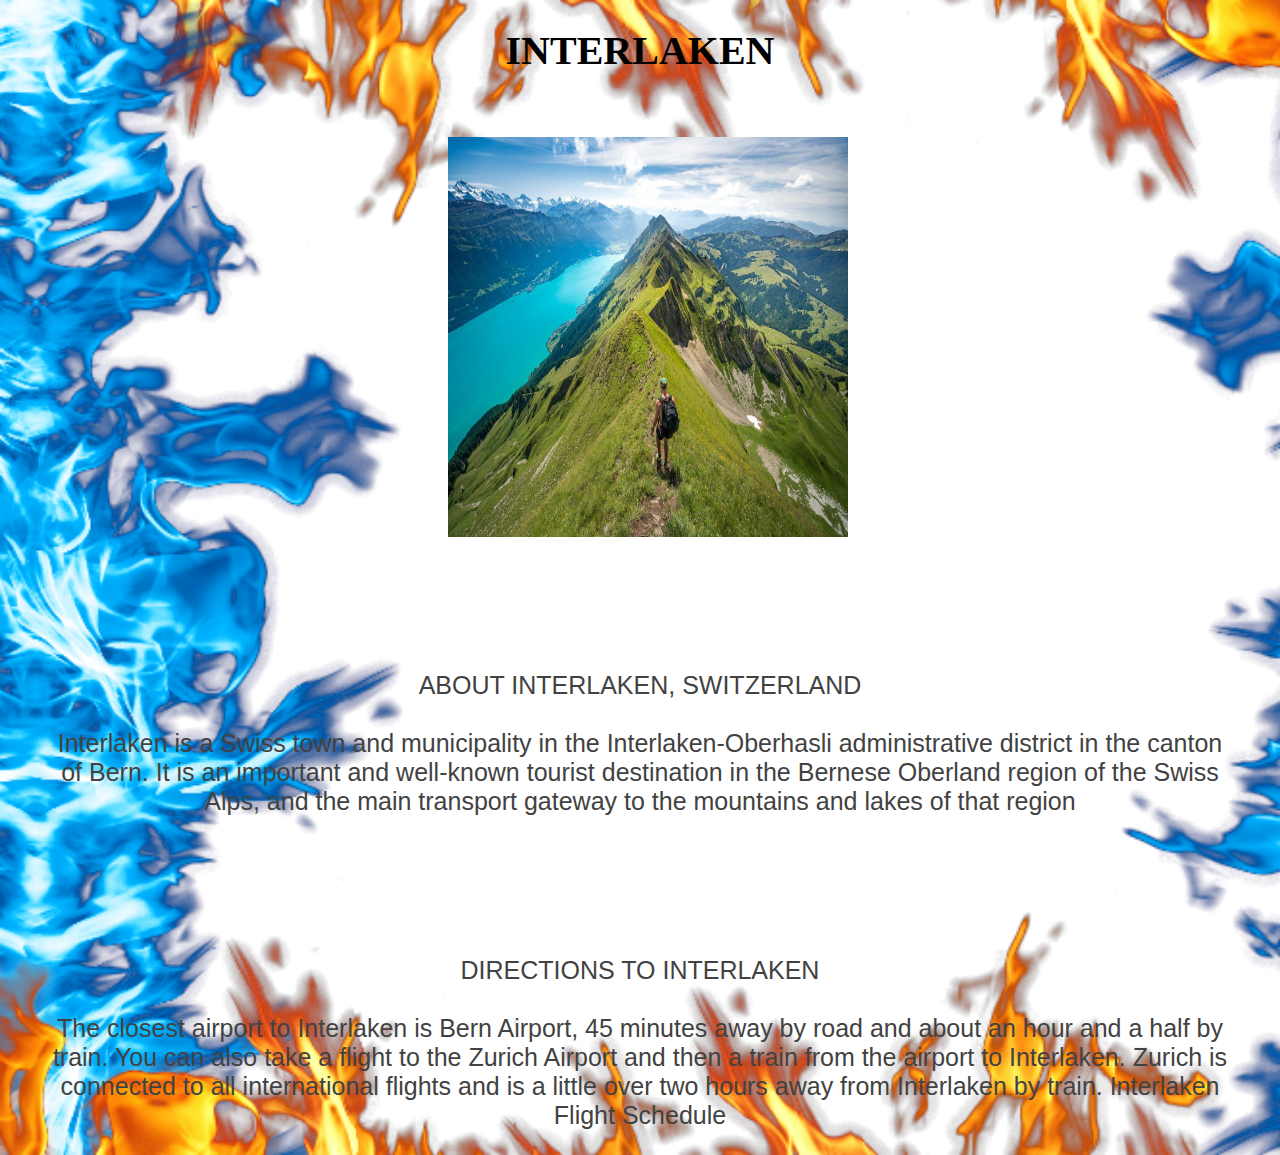
<file: FAVORITE PLACES/HTML/Cadelina_Interlaken_CSAD.html>
<!DOCTYPE html> 
<html lang="en">
<head>
    <meta charset="utf-8">
    <title>SWITZERLAND</title>
    <style type="text/css">
    	h1 {
    		color: brown;
    	}

    	blockquote {
    		font-family: bold, sans-serif;
    	}
           

        img {

            width: 400px;
            height: 400px;

        }

        
    </style>
</head>
<body style="background: url(../IMAGES/interlakenbackground.jpg); font-family: cursive; background-size: cover; background-repeat: no-repeat;">
    <link rel="stylesheet" type="text/css">
    <!--Cadelina, Mark Anthony C.-->
    <!--30 March 2021-->


<div align="center">
	<h1 style="color: black;font-size:40px;">INTERLAKEN</h1>

    <BR><BR>

	<img style="float: middle; margin: 0px 0px 15px 15px;" alt="ROME" src="../IMAGES/interlaken.jpg" hspace="20" vspace="0" /></div>

<BR><BR><BR><BR></BR>


<blockquote><p align="center" style="color: #424242;font-size:25px;">ABOUT INTERLAKEN, SWITZERLAND<br><br>
Interlaken is a Swiss town and municipality in the Interlaken-Oberhasli administrative district in the canton of Bern. It is an important and well-known tourist destination in the Bernese Oberland region of the Swiss Alps, and the main transport gateway to the mountains and lakes of that region</p></blockquote>

<BR><BR><BR><BR></BR>

<blockquote><p align="center" style="color: #424242;font-size:25px;">DIRECTIONS TO INTERLAKEN<br><br>
The closest airport to Interlaken is Bern Airport, 45 minutes away by road and about an hour and a half by train. You can also take a flight to the Zurich Airport and then a train from the airport to Interlaken. Zurich is connected to all international flights and is a little over two hours away from Interlaken by train. Interlaken Flight Schedule</blockquote>
</div>

	
	</body>
</html>
</file>
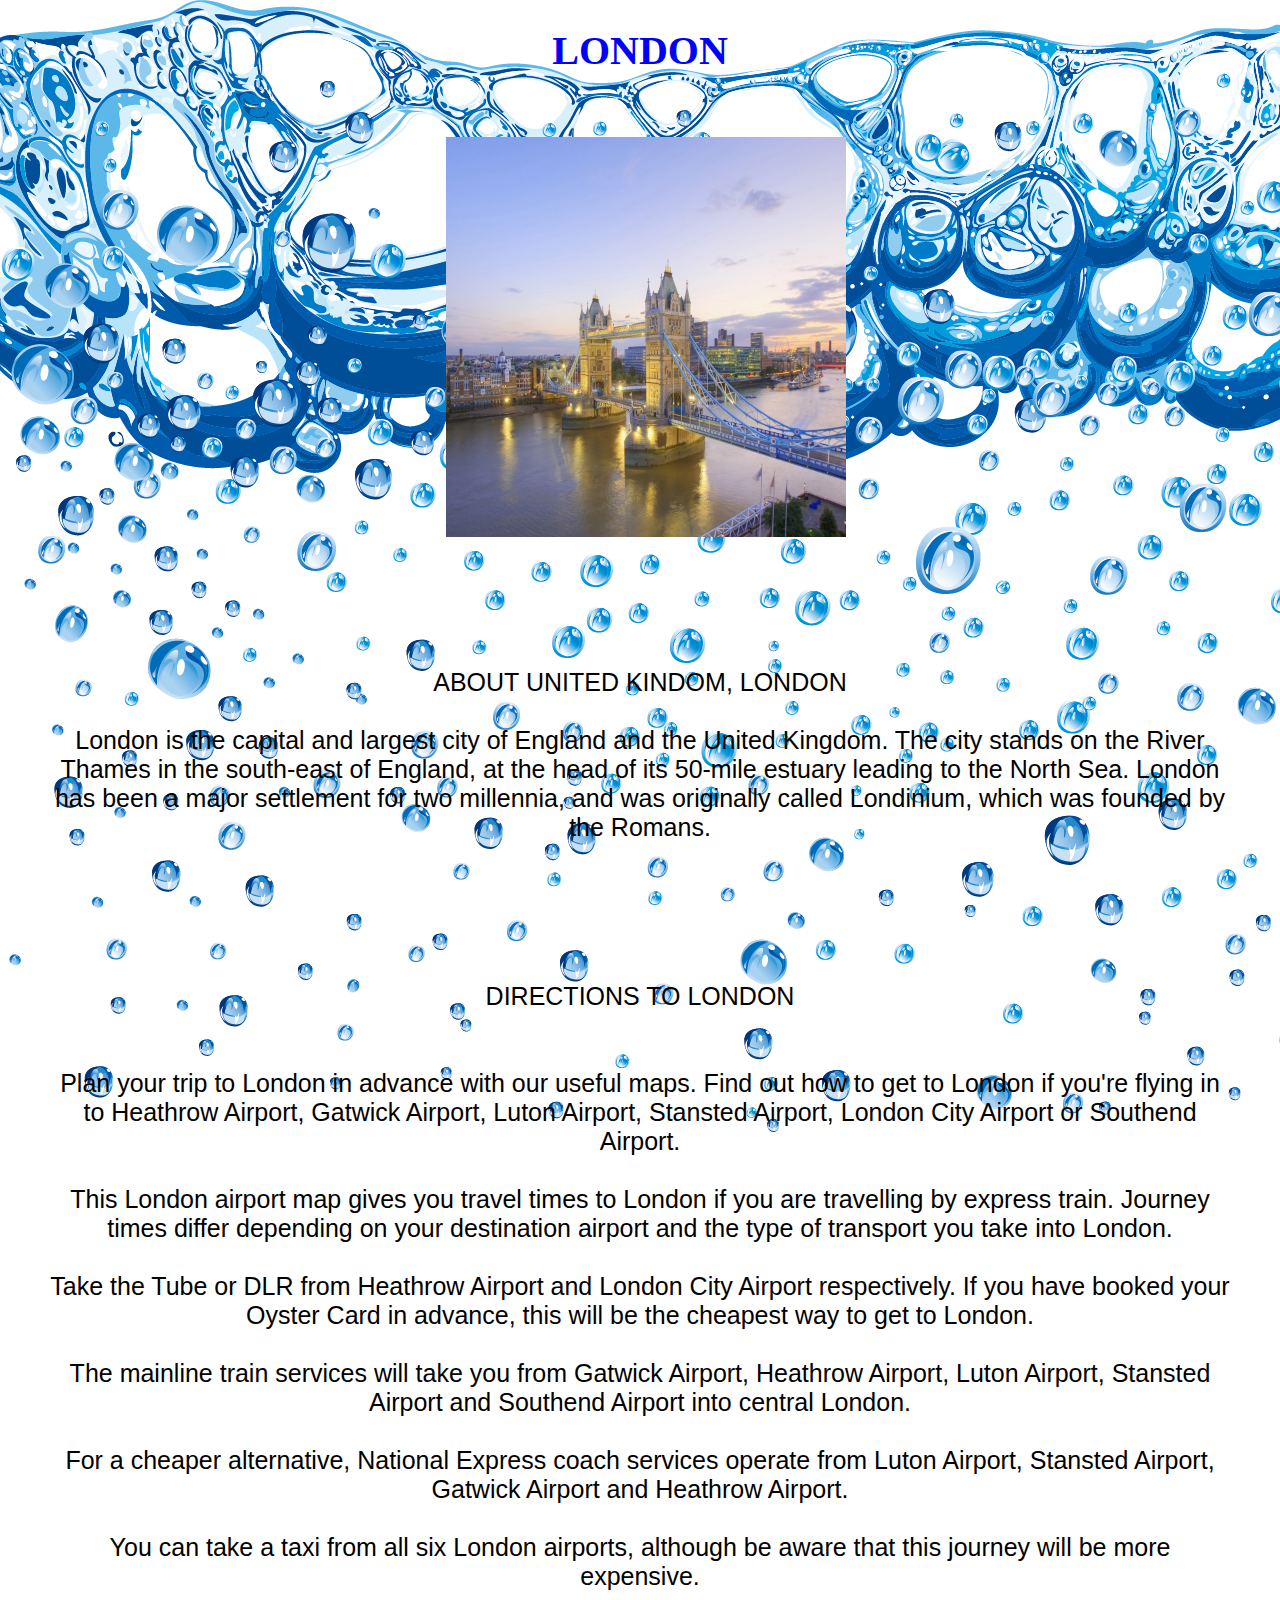
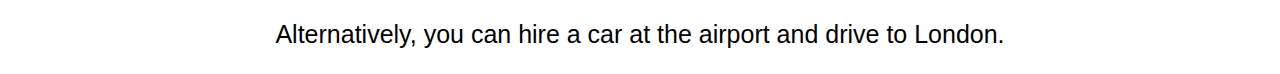
<file: FAVORITE PLACES/HTML/Cadelina_London_CSAD.html>
<!DOCTYPE html> 
<html lang="en">
<head>
    <meta charset="utf-8">
    <title>LONDON</title>
    <style type="text/css">
    	h1 {
    		color: brown;
    	}

    	blockquote {
    		font-family: bold, sans-serif;
    	}

        img {

            width: 400px;
            height: 400px;

        }
           
    </style>
        
</head>
<body style="background: url(../IMAGES/londonbackground.jpg); font-family: cursive; background-size: fixed; background-repeat: no-repeat;">
    <link rel="stylesheet" type="text/css">
    <!--Cadelina, Mark Anthony C.-->
    <!--30 March 2021-->


<div align="center">
	<h1 style="color: blue;font-size:40px;">LONDON</h1>

    <BR><BR>

	<img style="float: middle; margin: 0px 0px 12px 12px;" alt="LONDON" src="../IMAGES/london.jpg" hspace="20" vspace="0" /></div>

    <BR><BR><BR><BR></BR>



<blockquote><p align="center" style="color:black;font-size:25px;">ABOUT UNITED KINDOM, LONDON<br><br>
London is the capital and largest city of England and the United Kingdom. The city stands on the River Thames in the south-east of England, at the head of its 50-mile estuary leading to the North Sea. London has been a major settlement for two millennia, and was originally called Londinium, which was founded by the Romans.</p></blockquote>

<BR><BR><BR><BR></BR>

<blockquote><p align="center" style="color:black;font-size:25px;">DIRECTIONS TO LONDON<br><br><br>
Plan your trip to London in advance with our useful maps. Find out how to get to London if you're flying in to Heathrow Airport, Gatwick Airport, Luton Airport, Stansted Airport, London City Airport or Southend Airport.
<br><br>

This London airport map gives you travel times to London if you are travelling by express train. Journey times differ depending on your destination airport and the type of transport you take into London.<br><br>

Take the Tube or DLR from Heathrow Airport and London City Airport respectively. If you have booked your Oyster Card in advance, this will be the cheapest way to get to London.<br><br>

The mainline train services will take you from Gatwick Airport, Heathrow Airport, Luton Airport, Stansted Airport and Southend Airport into central London.<br><br>

For a cheaper alternative, National Express coach services operate from Luton Airport, Stansted Airport, Gatwick Airport and Heathrow Airport.<br><br>

You can take a taxi from all six London airports, although be aware that this journey will be more expensive.
<br><br> 

Alternatively, you can hire a car at the airport and drive to London.</blockquote>
</div>

	
</body>
</html>
</file>
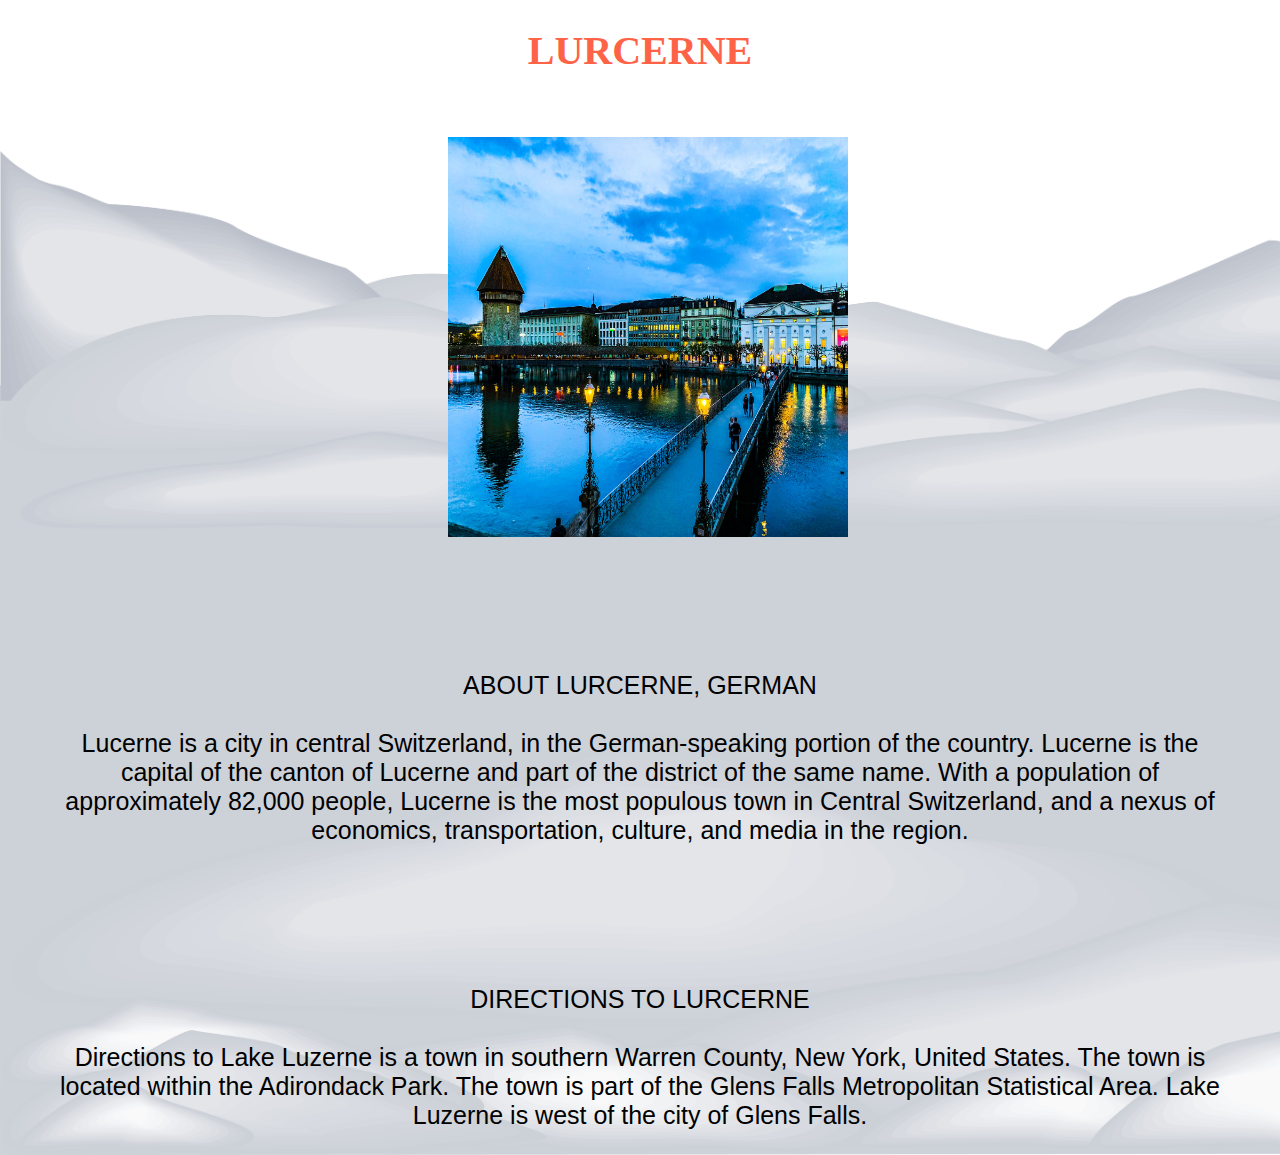
<file: FAVORITE PLACES/HTML/Cadelina_Lurcerne_CSAD.html>
<!DOCTYPE html> 
<html lang="en">
<head>
    <meta charset="utf-8">
    <title>GERMANY</title>
    <style type="text/css">
    	h1 {
    		color: brown;
    	}

    	blockquote {
    		font-family: bold, sans-serif;
    	}
           

        img {

            width: 400px;
            height: 400px;

        }

        
    </style>
</head>
<body style="background: url(../IMAGES/lurcernebackground.jpg); font-family: cursive; background-size: cover; background-repeat: no-repeat;">
    <link rel="stylesheet" type="text/css">
    <!--Cadelina, Mark Anthony C.-->
    <!--30 March 2021-->


<div align="center">
	<h1 style="color: tomato;font-size:40px;">LURCERNE</h1>

    <BR><BR>

	<img style="float: middle; margin: 0px 0px 15px 15px;" alt="ROME" src="../IMAGES/lurcerne.jpg" hspace="20" vspace="0" /></div>

<BR><BR><BR><BR></BR>


<blockquote><p align="center" style="color:black;font-size:25px;">ABOUT LURCERNE, GERMAN<br><br>
Lucerne is a city in central Switzerland, in the German-speaking portion of the country. Lucerne is the capital of the canton of Lucerne and part of the district of the same name. With a population of approximately 82,000 people, Lucerne is the most populous town in Central Switzerland, and a nexus of economics, transportation, culture, and media in the region.</p></blockquote>

<BR><BR><BR><BR></BR>

<blockquote><p align="center" style="color:black;font-size:25px;">DIRECTIONS TO LURCERNE<br><br>
Directions to Lake Luzerne is a town in southern Warren County, New York, United States. The town is located within the Adirondack Park. The town is part of the Glens Falls Metropolitan Statistical Area. Lake Luzerne is west of the city of Glens Falls.</blockquote>
</div>

	
</body>
</html>
</file>
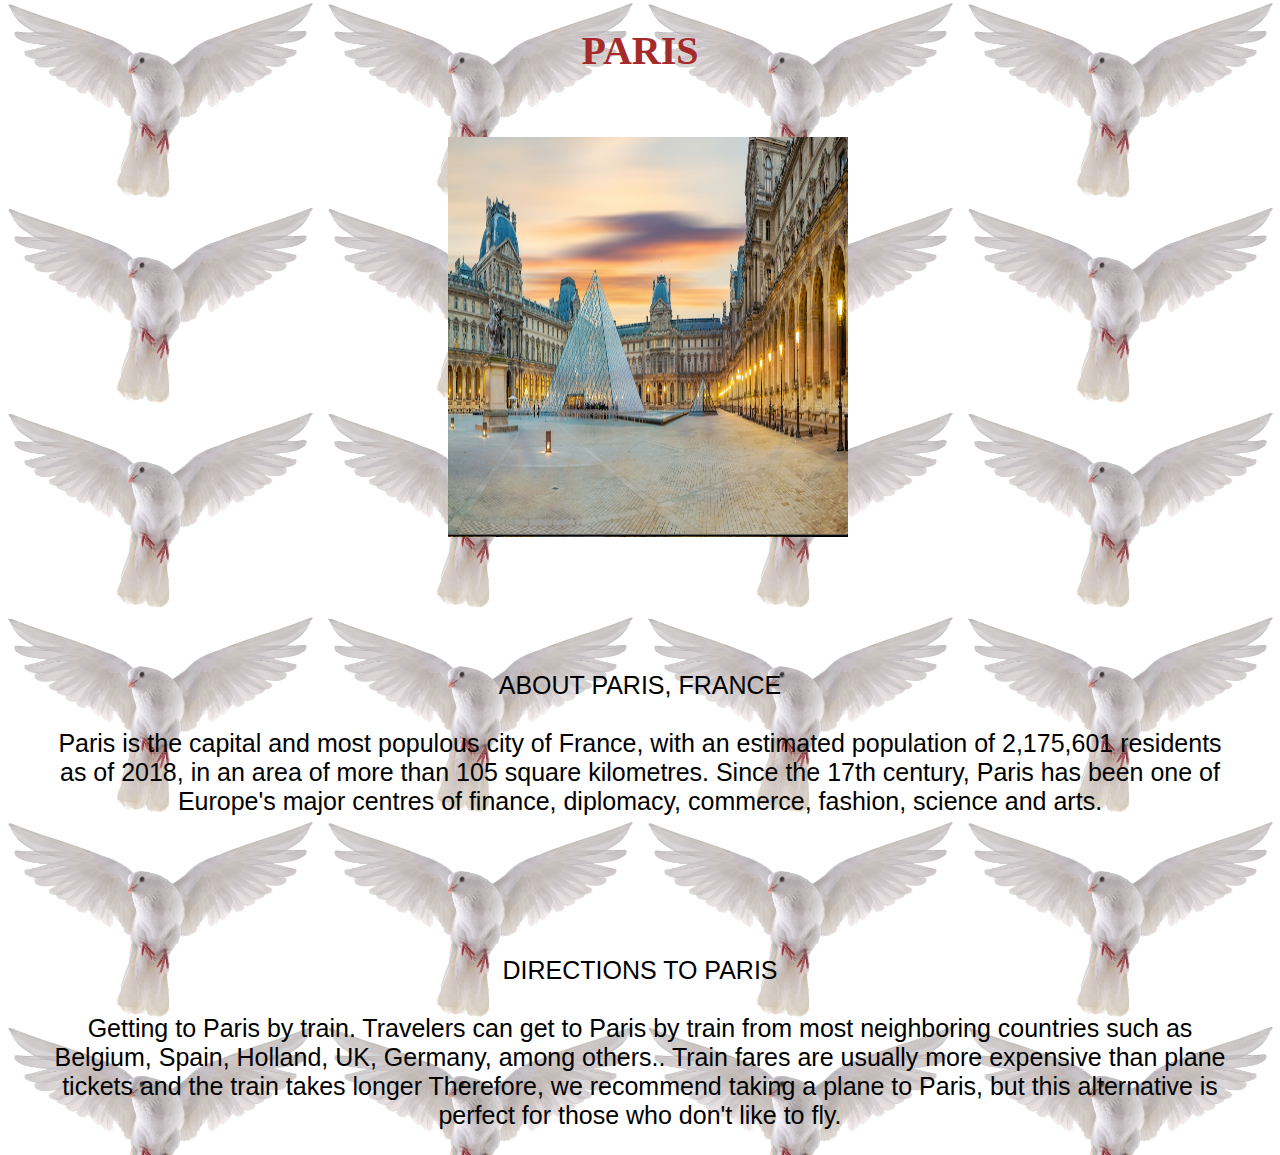
<file: FAVORITE PLACES/HTML/Cadelina_Paris_CSAD.html>
<!DOCTYPE html> 
<html lang="en">
<head>
    <meta charset="utf-8">
    <title>FRANCE</title>
    <style type="text/css">
    	h1 {
    		color: brown;
    	}

    	blockquote {
    		font-family: bold, sans-serif;
    	}

        img {

            width: 400px;
            height: 400px;

        }
           
    </style>
</head>
<body style="background: url(../IMAGES/parisbackground.jpg); font-family: cursive; background-size: 25%; background-repeat: repeat;">
    <link rel="stylesheet" type="text/css">
    <!--Cadelina, Mark Anthony C.-->
    <!--30 March 2021-->


<div align="center">
	<h1 style="color: brown;font-size:40px;">PARIS</h1>

    <BR><BR>

	<img style="float: middle; margin: 0px 0px 15px 15px;" alt="ROME" src="../IMAGES/paris.jpg" hspace="20" vspace="0" /></div>

<BR><BR><BR><BR></BR>


<blockquote><p align="center" style="color:black;font-size:25px;">ABOUT PARIS, FRANCE<br><br>
Paris is the capital and most populous city of France, with an estimated population of 2,175,601 residents as of 2018, in an area of more than 105 square kilometres. Since the 17th century, Paris has been one of Europe's major centres of finance, diplomacy, commerce, fashion, science and arts.</p></blockquote>

<BR><BR><BR><BR></BR>

<blockquote><p align="center" style="color:black;font-size:25px;">DIRECTIONS TO PARIS<br><br>
Getting to Paris by train. Travelers can get to Paris by train from most neighboring countries such as Belgium, Spain, Holland, UK, Germany, among others.. Train fares are usually more expensive than plane tickets and the train takes longer Therefore, we recommend taking a plane to Paris, but this alternative is perfect for those who don't like to fly.</blockquote>
</div>

</body>
</html>
</file>
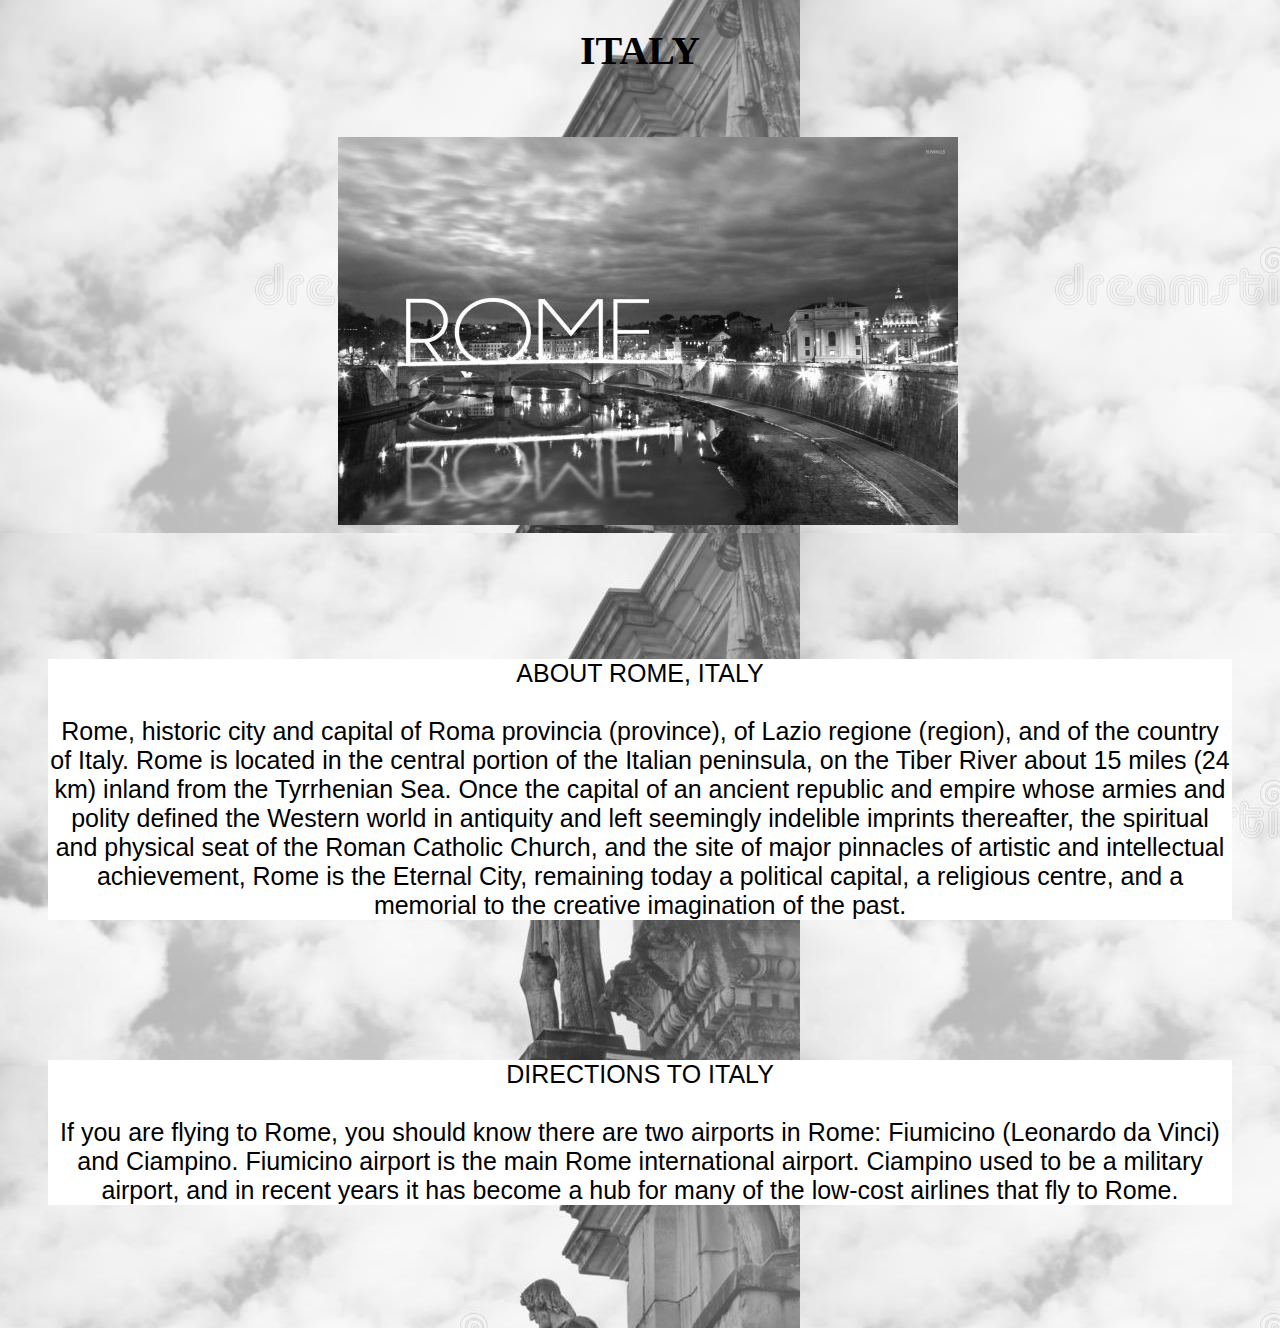
<file: FAVORITE PLACES/HTML/Cadelina_Rome_CSAD.html>
<!DOCTYPE html> 
<html lang="en">
<head>
    <meta charset="utf-8">
    <title>ROME</title>
    <style type="text/css">
    	h1 {
    		color: brown;
    	}

    	blockquote {
    		font-family: bold, sans-serif;
    	}
           
    </style>
</head>
<body style="background: url(../IMAGES/romebackground.jpg); font-family: cursive; background-size: fixed; background-repeat: repeat;">
    <link rel="stylesheet" type="text/css">
    <!--Cadelina, Mark Anthony C.-->
    <!--30 March 2021-->


<div align="center">
	<h1 style="color: black;font-size:40px;">ITALY</h1>

    <BR><BR>

	<img style="float: middle; margin: 0px 0px 15px 15px;" alt="ROME" src="../IMAGES/rome.jpg" hspace="20" vspace="0" /></div>

<BR><BR><BR><BR></BR>


<blockquote><p align="center" style="color: black; background-color: white;font-size:25px;">ABOUT ROME, ITALY<br><br>
Rome, historic city and capital of Roma provincia (province), of Lazio regione (region), and of the country of Italy. Rome is located in the central portion of the Italian peninsula, on the Tiber River about 15 miles (24 km) inland from the Tyrrhenian Sea. Once the capital of an ancient republic and empire whose armies and polity defined the Western world in antiquity and left seemingly indelible imprints thereafter, the spiritual and physical seat of the Roman Catholic Church, and the site of major pinnacles of artistic and intellectual achievement, Rome is the Eternal City, remaining today a political capital, a religious centre, and a memorial to the creative imagination of the past.</p></blockquote>

<BR><BR><BR><BR></BR>

<blockquote><p align="center" style="color:black; background-color: white; font-size:25px;">DIRECTIONS TO ITALY<br><br>
If you are flying to Rome, you should know there are two airports in Rome: Fiumicino (Leonardo da Vinci) and Ciampino. Fiumicino airport is the main Rome international airport. Ciampino used to be a military airport, and in recent years it has become a hub for many of the low-cost airlines that fly to Rome.</blockquote>
</div>

<BR><BR><BR><BR></BR>



</body>
</html>
</file>
<file: landing_pagedesign.css>
.overlay {

 	background-size: cover;
 	background-position: center center;
 	background-repeat: no-repeat;
 	background-attachment: fixed;

}
	
h1 {

	text-align:center;
	font-family: Rockwell,'Bookman Old style',serif;
	font-size:3em;
	color: white;
	text-transform:uppercase;
	word-spacing:15px;
	text-shadow: 5px 5px 3px  #6d4e46;

}
a {

	color: black;
  	background: #F3F3F3;
  	border: 1px red solid;
  	padding: 5px 10px;
  	border-radius: 2px;
  	font-weight: bold;
  	font-size: 12pt;
  	outline: none;
  	margin: 2em;

    

}

a:hover {

	background-color: grey;
	color: black;
}

a:active {

	background-color: black;
	color: white;

}

a:focus {

	background-color: black;
	color: white;

}

p {

	color: black;
	font-family: cursive, Verdana, Arial, Tahoma, Serif;
	font-weight: bold;
  margin: 2.5em;
  text-align: center;
  font-size: 18px;
  background-color: lightblue;


}

b {
	color: lightblue;

}

.glow {

  font-size: 45px;
  color: lightblue;
  text-align: center;
  animation: glow 1s ease-in-out infinite alternate;

}
  
@-webkit-keyframes glow {
  from {
    text-shadow: 0 0 10px #FE9A2E, 0 0 20px #FE9A2E, 0 0 30px #BCF5A9, 0 0 40px #BCF5A9, 0 0 50px #BCF5A9, 0 0 60px #BCF5A9, 0 0 70px#BCF5A9;
  }
  
  to {
    text-shadow: 0 0 20px #FE2E2E, 0 0 30px #B45F04, 0 0 40px #B45F04, 0 0 50px #B45F04, 0 0 60px #B45F04, 0 0 70px #B45F04, 0 0 80px #B45F04;
  }
}

.oval {
   
      width: 200px;
      height: 100px;
      background: cyan;
      border-radius: 100px / 50px;
    }
	
mark {

 background-color: #A8D8FF;

}
</file>
<file: AUDIO/CADELINA_AudioDesign_CSAD.css>
h1 {
	text-align: center; 
	color: #FAAC58;
	font-family: monospace;
	font-size: 4em;

}

h2 {
	text-align: center;
	color: tomato;
	font-size: 1.5em

}

p {
	color: cyan;
	text-align: justify-all;
	font-family: georgia, cursive;
}


.column {
  float: left;
  width: 33.33%;
}


.row:after {
  content: "";
  display: table;
  clear: both;
}
</file>
<file: FILM/CADELINA_MEDIADESIGN_CSAD.css>
h1 {
	text-align: center;
	font-size: 4em;
	color: cyan;
}

h2 {
	text-align: center;
	font-size: 4em;
	color: cyan;
}


iframe {
	margin: 50px;
	resize: both;
}

a {
	color: lightblue;
	text-align: center;
	font-size: 20px;
	font-family: cursive, monospace;
}


p {
	text-align: center;
	color: #f4a460;
	font-size: 24px;
	font-family: bold, monospace;
}
</file>
<file: Photo Gallery/Cadelina_PhotoGalleryDesign_CSAD.css>
h1 {
	text-align: center;
	font-size: 4em;
	color: #58ACFA;
	font-family: monospace;
	background-color: cyan;
}


h2 {
	text-align: left;
	font-size: 2em;
	color: #FE9A2E;
	font-family: monospace;
}

h3 {
	text-align: center;
	font-family: cursive;
}

h3 {
	text-align: center;
	font-size: 2em;
	font-family: cursive;
}


a {
	color: #F5D0A9;
	font-size: 1.25em;
	font-family: bold, verdana;
}

span {
	font-size: 2em;
	font-family: monospace;
	font-family: cursive;
	background-color: lightblue;

}

img {
	margin: 1.5em;
}
</file>
<file: QUOTES/Cadelina_QuotesDesign_CSAD.css>
.myDiv {
  	text-align: center;
}
	.center{
	text-align: center;
	color: cyan;
}
	
	q {
		color: lightblue;
		font-size: 18px;

	}

	sup {
		color: tomato;

	}
</file>
